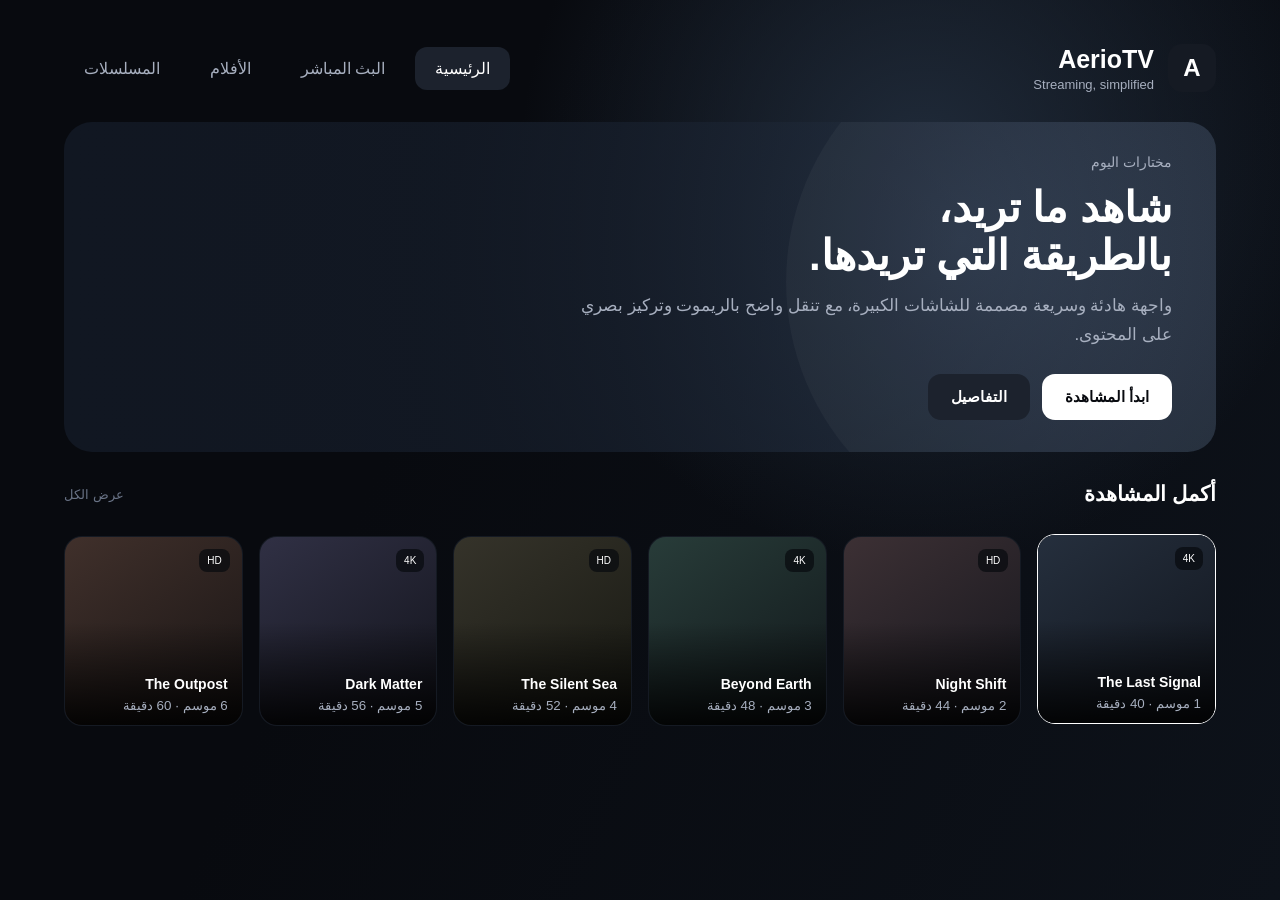
<file: preview/index.html>
<!doctype html>
<html lang="ar" dir="rtl">
<head>
<meta charset="utf-8">
<meta name="viewport" content="width=device-width,initial-scale=1">
<title>AerioTV — TV UI Prototype</title>
<style>
*{box-sizing:border-box}html,body{margin:0;width:100%;height:100%;font-family:Arial,"Noto Sans Arabic",sans-serif;background:#080a0f;color:#fff;overflow:hidden}
body{background:radial-gradient(circle at 72% 18%,#202b3a 0,transparent 34%),linear-gradient(115deg,#080a0f 35%,#0d121a 100%)}
.shell{width:100vw;height:100vh;padding:44px 64px;display:flex;flex-direction:column;gap:30px}
.top{display:flex;align-items:center;justify-content:space-between}.brand{display:flex;align-items:center;gap:14px}.logo{width:48px;height:48px;border-radius:14px;background:#151a23;display:grid;place-items:center;font-size:24px;font-weight:800}.brand b{font-size:25px}.brand span{display:block;color:#a7afbf;font-size:13px;margin-top:3px}
.nav{display:flex;gap:10px}.nav button{border:0;background:transparent;color:#a7afbf;padding:12px 20px;border-radius:12px;font-size:16px}.nav button.active{background:#1c222d;color:#fff}
.hero{flex:0 0 330px;border-radius:28px;background:linear-gradient(90deg,#111722 0%,rgba(17,23,34,.72) 48%,rgba(17,23,34,.12) 100%),radial-gradient(circle at 78% 35%,#34455b,#161d28 55%,#10141c);padding:44px;display:flex;align-items:center;position:relative;overflow:hidden}.hero:after{content:"";position:absolute;width:520px;height:520px;border-radius:50%;right:-90px;top:-100px;background:rgba(255,255,255,.035)}
.heroText{max-width:610px;z-index:1}.eyebrow{color:#a7afbf;font-size:14px;margin-bottom:14px}.hero h1{font-size:42px;line-height:1.15;margin:0 0 12px}.hero p{color:#a7afbf;font-size:17px;line-height:1.7;margin:0 0 24px}.cta{display:flex;gap:12px}.cta button{border:0;border-radius:13px;padding:14px 23px;font-size:15px;font-weight:700;background:#fff;color:#080a0f}.cta button.secondary{background:#1c222d;color:#fff}
.sectionHead{display:flex;justify-content:space-between;align-items:center}.sectionHead h2{font-size:21px;margin:0}.sectionHead span{color:#697386;font-size:13px}
.row{display:grid;grid-template-columns:repeat(6,1fr);gap:16px}.card{height:190px;border-radius:18px;background:#151a23;position:relative;overflow:hidden;border:1px solid transparent;transition:.15s}.card.focus{border-color:#fff;transform:translateY(-2px)}.poster{height:100%;background:linear-gradient(145deg,#252f3d,#11151d)}.card:nth-child(2) .poster{background:linear-gradient(145deg,#3c3034,#15161d)}.card:nth-child(3) .poster{background:linear-gradient(145deg,#283c39,#11171a)}.card:nth-child(4) .poster{background:linear-gradient(145deg,#35332a,#171812)}.card:nth-child(5) .poster{background:linear-gradient(145deg,#303044,#12131b)}.card:nth-child(6) .poster{background:linear-gradient(145deg,#40302b,#181414)}.shade{position:absolute;inset:45% 0 0;background:linear-gradient(transparent,rgba(0,0,0,.88));}.meta{position:absolute;right:14px;left:14px;bottom:12px}.meta b{font-size:14px}.meta small{display:block;color:#a7afbf;margin-top:5px}
.badge{position:absolute;top:12px;right:12px;background:rgba(8,10,15,.72);padding:6px 8px;border-radius:8px;font-size:10px;color:#fff}
@media(max-width:1000px){.shell{padding:25px}.row{grid-template-columns:repeat(3,1fr)}.hero{flex-basis:280px}.card{height:170px}}
</style></head>
<body>
<div class="shell">
<header class="top"><div class="brand"><div class="logo">A</div><div><b>AerioTV</b><span>Streaming, simplified</span></div></div><nav class="nav"><button class="active">الرئيسية</button><button>البث المباشر</button><button>الأفلام</button><button>المسلسلات</button></nav></header>
<section class="hero"><div class="heroText"><div class="eyebrow">مختارات اليوم</div><h1>شاهد ما تريد،<br>بالطريقة التي تريدها.</h1><p>واجهة هادئة وسريعة مصممة للشاشات الكبيرة، مع تنقل واضح بالريموت وتركيز بصري على المحتوى.</p><div class="cta"><button>ابدأ المشاهدة</button><button class="secondary">التفاصيل</button></div></div></section>
<div class="sectionHead"><h2>أكمل المشاهدة</h2><span>عرض الكل</span></div>
<section class="row">
<article class="card focus"><div class="poster"></div><div class="shade"></div><div class="badge">4K</div><div class="meta"><b>The Last Signal</b><small>1 موسم · 40 دقيقة</small></div></article><article class="card "><div class="poster"></div><div class="shade"></div><div class="badge">HD</div><div class="meta"><b>Night Shift</b><small>2 موسم · 44 دقيقة</small></div></article><article class="card "><div class="poster"></div><div class="shade"></div><div class="badge">4K</div><div class="meta"><b>Beyond Earth</b><small>3 موسم · 48 دقيقة</small></div></article><article class="card "><div class="poster"></div><div class="shade"></div><div class="badge">HD</div><div class="meta"><b>The Silent Sea</b><small>4 موسم · 52 دقيقة</small></div></article><article class="card "><div class="poster"></div><div class="shade"></div><div class="badge">4K</div><div class="meta"><b>Dark Matter</b><small>5 موسم · 56 دقيقة</small></div></article><article class="card "><div class="poster"></div><div class="shade"></div><div class="badge">HD</div><div class="meta"><b>The Outpost</b><small>6 موسم · 60 دقيقة</small></div></article>
</section>
</div>
<script>
const cards=[...document.querySelectorAll('.card')];let n=0;
function focus(){cards.forEach((c,i)=>c.classList.toggle('focus',i===n));}
addEventListener('keydown',e=>{if(e.key==='ArrowLeft')n=Math.max(0,n-1);if(e.key==='ArrowRight')n=Math.min(cards.length-1,n+1);focus()});
</script></body></html>
</file>
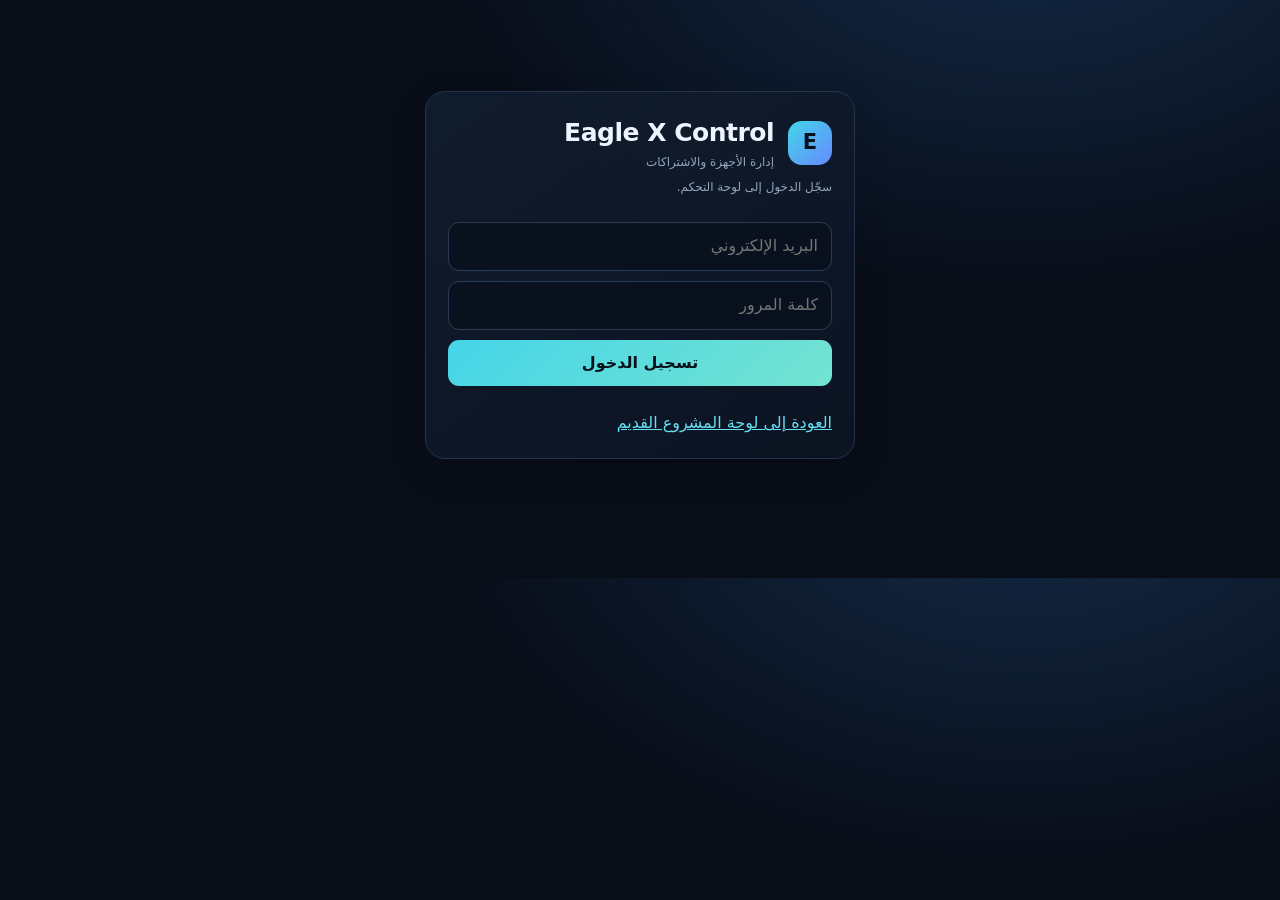
<file: admin-dashboard/eagle-x.html>
<!doctype html>
<html lang="ar" dir="rtl"><head><meta charset="utf-8"><meta name="viewport" content="width=device-width,initial-scale=1"><title>Eagle X Control — اللوحة الجديدة</title>
<style>
:root{color-scheme:dark;--bg:#080d18;--panel:#101a2b;--line:#24344c;--muted:#93a4bb;--text:#edf4ff;--cyan:#45d5e8;--green:#35d49a;--amber:#f4bd62;--red:#ff7187}
*{box-sizing:border-box}body{margin:0;background:radial-gradient(ellipse at 80% -20%,#142b49 0,transparent 42%),var(--bg);color:var(--text);font-family:system-ui,-apple-system,"Segoe UI",sans-serif;line-height:1.55}.wrap{max-width:1240px;margin:auto;padding:28px 22px 56px}.card{background:linear-gradient(145deg,#111c2ef5,#0c1422fa);border:1px solid var(--line);border-radius:20px;padding:22px;margin:0 0 20px;box-shadow:0 12px 35px #0002}h1,h2,h3{margin:0;font-weight:750;letter-spacing:-.02em}h1{font-size:25px}h2{font-size:20px}h3{font-size:15px;margin:12px 0 4px}.muted{color:var(--muted);font-size:12px}.err{color:var(--red)}.row{display:flex;gap:10px;flex-wrap:wrap;align-items:center}.row>*{flex:1;min-width:140px}input,select,textarea,button{font:inherit;width:100%;padding:11px 13px;border-radius:11px;border:1px solid #2b3d56;background:#09111e;color:var(--text);margin:5px 0;outline:none}input:focus,select:focus,textarea:focus{border-color:var(--cyan);box-shadow:0 0 0 3px #45d5e81b}button{cursor:pointer;background:linear-gradient(135deg,var(--cyan),#74e3d1);color:#07121d;border:0;font-weight:750}button:hover{filter:brightness(1.07)}button:disabled{opacity:.6}button.secondary{background:#17253a;color:var(--text);border:1px solid #31445f}button.danger{background:#3a1c2a;color:#ffb4c0;border:1px solid #6a2b40}.topbar,.brand,.section-head,.item-head{display:flex;align-items:center;justify-content:space-between;gap:14px}.brand{justify-content:flex-start}.brand-mark{width:44px;height:44px;display:grid;place-items:center;border-radius:14px;background:linear-gradient(135deg,#42d6e8,#6789ff);color:#06111e;font-size:21px;font-weight:900}.stats{display:grid;grid-template-columns:repeat(5,minmax(0,1fr));gap:12px;margin-top:22px}.stat{padding:16px;background:linear-gradient(145deg,#111f32,#0b1422);border:1px solid #24374e;border-radius:15px;min-width:0}.stat span{display:block;color:var(--muted);font-size:12px}.stat b{display:block;font-size:28px;margin-top:6px;line-height:1.2}.section-head{margin-bottom:14px}.section-actions{display:flex;gap:8px}.section-actions button{width:auto;min-width:110px}.searchbar{display:flex;gap:10px;margin-bottom:15px}.searchbar input{margin:0;flex:1}.searchbar button{width:auto;min-width:130px}.device-list{display:grid;gap:10px}.item{border:1px solid #25364e;border-radius:15px;padding:16px;background:linear-gradient(120deg,#111d2e,#0c1523);margin:0;overflow-wrap:anywhere}.device-summary{display:grid;grid-template-columns:minmax(0,1.8fr) minmax(90px,.55fr) minmax(110px,.9fr) minmax(110px,.9fr) auto;align-items:center;gap:14px}.device-id{font-size:13px;font-weight:750;overflow-wrap:anywhere}.device-name{font-size:13px;color:#dce7f7;margin-top:4px}.meta-label{font-size:11px;color:var(--muted);margin-bottom:3px}.meta-value{font-size:12px;color:#dce7f7}.pill{display:inline-flex;align-items:center;gap:6px;border-radius:99px;background:#19283d;border:1px solid #2a405b;padding:5px 10px;font-size:11px;white-space:nowrap}.pill:before{content:"";width:6px;height:6px;border-radius:50%;background:currentColor}.pill.active{color:var(--green);background:#103027;border-color:#1d5947}.pill.pending{color:var(--amber);background:#352a18;border-color:#5b4626}.pill.suspended,.pill.revoked,.pill.expired{color:#ff9bab;background:#351b29;border-color:#603044}.device-actions{display:flex;gap:7px;align-items:center}.device-actions button{width:auto;margin:0;padding:9px 12px;white-space:nowrap}.device-form{margin-top:15px;padding-top:14px;border-top:1px solid #26374d}.device-form summary,details>summary{cursor:pointer;color:#8fe6f0;font-weight:700;padding:5px 0;list-style:none}details>summary::-webkit-details-marker{display:none}details>summary:after{content:"＋";float:left;color:var(--cyan)}details[open]>summary:after{content:"−"}details.create-panel{background:#0b1422;border:1px dashed #31465f;border-radius:14px;padding:12px 15px;margin:14px 0}.empty{padding:32px 16px;text-align:center;border:1px dashed #2b3d56;border-radius:14px;color:var(--muted)}.empty-icon{font-size:26px;margin-bottom:8px}.subgrid{display:grid;grid-template-columns:repeat(auto-fit,minmax(270px,1fr));gap:10px}.login-card{max-width:430px;margin:7vh auto}.login-card>p{margin:7px 0 20px}.hidden{display:none}label.muted{display:block}textarea{min-height:70px;resize:vertical}.record-id{margin-top:10px;font-size:10px;color:#70829a;overflow-wrap:anywhere}
@media(max-width:850px){.wrap{padding:18px 13px 40px}.stats{grid-template-columns:repeat(3,minmax(0,1fr))}.device-summary{grid-template-columns:minmax(0,1fr) auto;gap:10px}.device-summary .last-seen{grid-column:1/-1}.device-actions{grid-column:1/-1}.device-actions button{flex:1}.section-head{align-items:flex-start;flex-wrap:wrap}}
@media(max-width:520px){.wrap{padding:10px 9px 28px}.card{padding:14px;border-radius:16px;margin-bottom:13px}.topbar{align-items:flex-start}.brand-mark{width:38px;height:38px}.brand h1{font-size:20px}.stats{grid-template-columns:repeat(2,minmax(0,1fr));gap:8px;margin-top:17px}.stat{padding:12px}.stat b{font-size:23px}.stat:last-child{grid-column:span 2}.searchbar{flex-direction:column}.searchbar button{width:100%}.section-actions{width:100%}.section-actions button{flex:1}.item{padding:12px}.row>*{min-width:100%}.login-card{margin:4vh auto}}
</style></head><body><main class="wrap">
<section class="card login-card" id="login"><div class="brand login-logo"><div class="brand-mark">E</div><div><h1>Eagle X Control</h1><div class="muted">إدارة الأجهزة والاشتراكات</div></div></div><p class="muted">سجّل الدخول إلى لوحة التحكم.</p><input id="email" type="email" autocomplete="username" placeholder="البريد الإلكتروني"><input id="password" type="password" autocomplete="current-password" placeholder="كلمة المرور"><button id="loginBtn">تسجيل الدخول</button><p id="loginMsg" class="err"></p><a href="./index.html" style="color:#65dff3">العودة إلى لوحة المشروع القديم</a></section>
<div id="app" class="hidden">
<section class="card"><div class="topbar"><div class="brand"><div class="brand-mark">E</div><div><h1>Eagle X Control</h1><div id="who" class="muted"></div></div></div><button class="secondary" style="width:auto" onclick="logout()">تسجيل الخروج</button></div><div class="stats" id="stats"></div></section>
<section class="card"><div class="section-head"><h2>الأجهزة</h2><div class="section-actions"><button onclick="loadDevices()" class="secondary">↻ تحديث</button></div></div><div class="searchbar"><input id="deviceSearch" placeholder="بحث بمعرّف الجهاز أو الاسم"><button onclick="loadDevices()">تحديث القائمة</button></div><details class="create-panel"><summary>إضافة جهاز جديد</summary><div class="row"><input id="newIdentifier" placeholder="معرّف الجهاز الذي أرسله الزبون"></div><div class="row"><input id="newName" placeholder="اسم الجهاز (اختياري)"><select id="newStatus"><option value="pending">بانتظار التفعيل</option><option value="active">نشط</option><option value="suspended">موقوف</option></select></div><select id="newSubscription"><option value="">بدون اشتراك</option></select><div class="row"><label class="muted">تاريخ انتهاء الاشتراك<input id="newExpiry" type="datetime-local"></label><select id="newSourceType" aria-label="نوع اشتراك IPTV"><option value="xtream">Xtream — Host واسم المستخدم وكلمة المرور</option><option value="m3u">رابط M3U</option></select></div><h3>بيانات اشتراك IPTV</h3><div class="row" id="newXtreamFields"><input id="newHost" placeholder="Host / Server URL"><input id="newUsername" placeholder="اسم المستخدم"></div><div class="row" id="newPasswordFields"><input id="newIptvPassword" type="password" placeholder="كلمة مرور IPTV"></div><div id="newM3uFields" class="hidden"><input id="newM3uUrl" placeholder="رابط M3U الكامل"></div><p class="muted">أدخل بيانات IPTV هنا ليتم حفظها مع معرّف الجهاز في نفس الخطوة.</p><textarea id="newNotes" placeholder="ملاحظات (اختياري)"></textarea><button onclick="createDevice()">إضافة الجهاز وحفظ اشتراك IPTV</button></details><div id="devices"></div></section>
<section class="card"><div class="section-head"><h2>الاشتراكات</h2><span class="muted">إدارة الخطط والحدود</span></div><details class="create-panel"><summary>إنشاء اشتراك جديد</summary><input id="planName" placeholder="اسم الاشتراك"><div class="row"><input id="planCode" placeholder="رمز الخطة" value="standard"><select id="planStatus"><option value="active">نشط</option><option value="paused">متوقف مؤقتًا</option><option value="expired">منتهي</option><option value="cancelled">ملغي</option></select></div><div class="row"><label class="muted">بداية الاشتراك<input id="planStart" type="datetime-local"></label><label class="muted">تاريخ الانتهاء<input id="planExpiry" type="datetime-local"></label><label class="muted">عدد الأجهزة<input id="planMax" type="number" min="1" max="100" value="1"></label></div><textarea id="planNotes" placeholder="ملاحظات (اختياري)"></textarea><button onclick="createSubscription()">إنشاء الاشتراك</button></details><div id="subscriptions"></div></section>
</div></main>
<script>
const URL='https://gyadzfbfxayifwrpevuq.supabase.co',KEY='sb_publishable_sOK57WGfBcTE75ArdZSmiQ_htG1tn-H',API=URL+'/functions/v1/admin-api';let session=null,devices=[],subscriptions=[];
const $=id=>document.getElementById(id);const esc=s=>String(s??'').replace(/[&<>"']/g,c=>({'&':'&amp;','<':'&lt;','>':'&gt;','"':'&quot;',"'":'&#39;'}[c]));
function msg(t){$('loginMsg').textContent=t}function fmt(v){return v?new Date(v).toLocaleString('ar'): '—'}
async function login(){const email=$('email').value.trim().toLowerCase(),password=$('password').value;if(email!=='goldiptv71@gmail.com'){msg('هذا الحساب مخصص للوحة المشروع الجديد فقط.');return}if(!password){msg('أدخل كلمة المرور.');return}$('loginBtn').disabled=true;msg('جاري تسجيل الدخول...');try{const r=await fetch(URL+'/auth/v1/token?grant_type=password',{method:'POST',headers:{'Content-Type':'application/json','apikey':KEY},body:JSON.stringify({email,password})});const j=await r.json();if(!r.ok)throw Error(j.error_description||j.msg||j.message||'تعذر تسجيل الدخول');session={access_token:j.access_token,refresh_token:j.refresh_token,user:j.user};localStorage.setItem('eaglex_admin_session',JSON.stringify(session));showApp();await loadAll()}catch(e){msg(e.message)}finally{$('loginBtn').disabled=false}}
async function api(resource,method='GET',body=null,id=''){if(!session?.access_token)throw Error('انتهت الجلسة، سجل الدخول مجددًا');const url=API+'/'+resource+(id?'/'+encodeURIComponent(id):'');const headers={'apikey':KEY,'Authorization':'Bearer '+session.access_token};if(body)headers['Content-Type']='application/json';const r=await fetch(url,{method,headers,...(body?{body:JSON.stringify(body)}:{})});const raw=await r.text();let j={};try{j=JSON.parse(raw)}catch{}if(!r.ok)throw Error(j.error||j.message||('فشل الطلب ('+r.status+')'));return j}
function showApp(){$('login').classList.add('hidden');$('app').classList.remove('hidden');$('who').textContent=session?.user?.email||''}
function logout(){localStorage.removeItem('eaglex_admin_session');session=null;$('app').classList.add('hidden');$('login').classList.remove('hidden')}
async function loadAll(){await loadSubscriptions();await loadDevices()}
async function loadDevices(){
 const box=$('devices');box.innerHTML='<p class="muted">جاري تحميل الأجهزة...</p>';
 try{
  const j=await api('devices');devices=j.data||[];
  const q=$('deviceSearch').value.trim().toLowerCase();
  const shown=devices.filter(d=>{const source=(d.iptv_sources||[])[0]||{};return !q||[d.device_identifier,d.device_name,d.status,source.username,source.host_url].some(x=>String(x||'').toLowerCase().includes(q))});
  const counts={total:devices.length,active:devices.filter(d=>d.status==='active').length,pending:devices.filter(d=>d.status==='pending').length,suspended:devices.filter(d=>['suspended','revoked'].includes(d.status)).length,expired:devices.filter(d=>d.status==='expired'||(d.expires_at&&new Date(d.expires_at)<new Date())).length};
  $('stats').innerHTML=Object.entries({'إجمالي الأجهزة':counts.total,'النشطة':counts.active,'بانتظار التفعيل':counts.pending,'الموقوفة':counts.suspended,'المنتهية':counts.expired}).map(([k,v])=>'<div class="stat"><span class="muted">'+k+'</span><b>'+v+'</b></div>').join('');
  $('newSubscription').innerHTML='<option value="">بدون اشتراك</option>'+subscriptions.map(s=>'<option value="'+esc(s.id)+'">'+esc(s.name)+' — '+esc(s.status)+'</option>').join('');
  box.innerHTML=shown.length?'<div class="device-list">'+shown.map(d=>{
   const source=(d.iptv_sources||[])[0]||{};
   const isM3u=source.source_type==='m3u';
   const sourceType='<option value="xtream" '+(!isM3u?'selected':'')+'>Xtream / Host + Username + Password</option><option value="m3u" '+(isM3u?'selected':'')+'>M3U URL</option>';
   const subscriptionOptions='<option value="">بدون اشتراك</option>'+subscriptions.map(s=>'<option value="'+esc(s.id)+'" '+(s.id===d.subscription_id?'selected':'')+'>'+esc(s.name)+' — '+esc(s.status)+'</option>').join('');
   const id=esc(d.id);
   const statusLabel={active:'نشط',pending:'بانتظار التفعيل',suspended:'موقوف',revoked:'ملغي',expired:'منتهي'}[d.status]||d.status;
   const statusClass=['active','pending','suspended','revoked','expired'].includes(d.status)?d.status:'';
   return '<article class="item"><div class="device-summary"><div><div class="device-id">'+esc(d.device_identifier)+'</div><div class="device-name">'+esc(d.device_name||'بدون اسم')+'</div></div>'
    +'<div><div class="meta-label">الحالة</div><span class="pill '+statusClass+'">'+esc(statusLabel)+'</span></div>'
    +'<div class="last-seen"><div class="meta-label">آخر اتصال</div><div class="meta-value">'+fmt(d.last_seen_at)+'</div></div>'
    +'<div><div class="meta-label">تاريخ الانتهاء</div><div class="meta-value">'+fmt(d.expires_at)+'</div></div>'
    +'<div class="device-actions"><button class="secondary" onclick="toggleDeviceDetails(&quot;'+id+'&quot;)">التفاصيل والتعديل</button></div></div>'
    +'<details class="device-form" id="details-'+id+'"><summary>بيانات الجهاز والاشتراك</summary>'
    +'<div class="row"><select id="status-'+id+'"><option value="pending" '+(d.status==='pending'?'selected':'')+'>بانتظار التفعيل</option><option value="active" '+(d.status==='active'?'selected':'')+'>نشط</option><option value="suspended" '+(d.status==='suspended'?'selected':'')+'>موقوف</option><option value="revoked" '+(d.status==='revoked'?'selected':'')+'>ملغي نهائيًا</option><option value="expired" '+(d.status==='expired'?'selected':'')+'>منتهي</option></select>'
    +'<input id="expiry-'+id+'" type="datetime-local" value="'+(d.expires_at?new Date(new Date(d.expires_at).getTime()-new Date(d.expires_at).getTimezoneOffset()*60000).toISOString().slice(0,16):'')+'" aria-label="تاريخ الانتهاء"></div>'
    +'<div class="row"><input id="name-'+id+'" value="'+esc(d.device_name||'')+'" placeholder="اسم الجهاز"><select id="sub-'+id+'" aria-label="الاشتراك">'+subscriptionOptions+'</select></div>'
    +'<h3>بيانات IPTV</h3><div class="row"><select id="source-type-'+id+'" aria-label="نوع مصدر IPTV">'+sourceType+'</select><input id="host-'+id+'" value="'+esc(source.host_url||'')+'" placeholder="Host / Server URL"></div>'
    +'<div class="row"><input id="username-'+id+'" value="'+esc(source.username||'')+'" placeholder="Username"><input id="password-'+id+'" type="text" value="'+esc(source.password_secret||'')+'" placeholder="Password"></div>'
    +'<input id="m3u-'+id+'" value="'+esc(source.m3u_url_secret||'')+'" placeholder="M3U URL (يُستخدم عند اختيار M3U)">'
    +'<textarea id="notes-'+id+'" placeholder="ملاحظات">'+esc(d.notes||'')+'</textarea>'
    +'<div class="row"><button onclick="saveDevice(&quot;'+id+'&quot;)">حفظ التغييرات</button><button class="danger" onclick="deleteRecord(&quot;devices&quot;,&quot;'+id+'&quot;)">حذف الجهاز</button></div>'
    +'<div class="record-id">معرّف السجل: '+id+'</div></details></article>';
  }).join('')+'</div>':'<div class="empty"><div class="empty-icon">▦</div><div>لا توجد أجهزة مطابقة للبحث</div></div>';
 }catch(e){box.innerHTML='<p class="err">'+esc(e.message)+'</p>'}
}
async function createDevice(){try{const identifier=$('newIdentifier').value.trim();const sourceType=$('newSourceType').value;const host=$('newHost').value.trim();const username=$('newUsername').value.trim();const password=$('newIptvPassword').value;const m3uUrl=$('newM3uUrl').value.trim();if(!identifier)throw Error('أدخل معرّف الجهاز أولاً.');if(sourceType==='xtream'&&(!host||!username||!password))throw Error('أكمل Host واسم المستخدم وكلمة مرور IPTV.');if(sourceType==='m3u'&&!m3uUrl)throw Error('أدخل رابط M3U.');const expiry=$('newExpiry').value;const body={device_identifier:identifier,device_name:$('newName').value.trim()||null,status:$('newStatus').value,subscription_id:$('newSubscription').value||null,expires_at:expiry?new Date(expiry).toISOString():null,notes:$('newNotes').value.trim()||null,iptv_source:{source_type:sourceType,host_url:host,username,password,m3u_url:m3uUrl}};await api('devices','POST',body);$('newIdentifier').value='';$('newName').value='';$('newNotes').value='';$('newHost').value='';$('newUsername').value='';$('newIptvPassword').value='';$('newM3uUrl').value='';$('newExpiry').value='';await loadDevices();alert('تمت إضافة الجهاز وحفظ اشتراك IPTV معًا. اطلب من الزبون الضغط على تحديث.')}catch(e){alert(e.message)}}
function toggleDeviceDetails(id){const el=$('details-'+id);if(el)el.open=!el.open}
async function saveDevice(id){try{const expiry=$('expiry-'+id).value;const sourceType=$('source-type-'+id).value;await api('devices','PATCH',{status:$('status-'+id).value,device_name:$('name-'+id).value.trim()||null,notes:$('notes-'+id).value.trim()||null,subscription_id:$('sub-'+id).value||null,expires_at:expiry?new Date(expiry).toISOString():null,iptv_source:{source_type:sourceType,host_url:$('host-'+id).value.trim(),username:$('username-'+id).value.trim(),password:$('password-'+id).value,m3u_url:$('m3u-'+id).value.trim()}},id);await loadDevices();alert('تم حفظ الاشتراك وبيانات IPTV. اطلب من الزبون الضغط على تحديث.')}catch(e){alert(e.message)}}
async function loadSubscriptions(){const box=$('subscriptions');box.innerHTML='<p class="muted">جاري تحميل الاشتراكات...</p>';try{const j=await api('subscriptions');subscriptions=j.data||[];box.innerHTML=subscriptions.length?'<div class="subgrid">'+subscriptions.map(s=>'<div class="item"><div class="item-head"><b>'+esc(s.name)+'</b><span class="pill '+esc(s.status)+'">'+esc(s.status)+'</span></div><div class="muted">الخطة: '+esc(s.plan_code)+' · الأجهزة المسموحة: '+esc(s.max_devices)+' · الانتهاء: '+fmt(s.expires_at)+'</div><div class="row"><input id="sn-'+esc(s.id)+'" value="'+esc(s.name)+'" aria-label="اسم الاشتراك"><select id="ss-'+esc(s.id)+'"><option value="active" '+(s.status==='active'?'selected':'')+'>نشط</option><option value="paused" '+(s.status==='paused'?'selected':'')+'>متوقف مؤقتًا</option><option value="expired" '+(s.status==='expired'?'selected':'')+'>منتهي</option><option value="cancelled" '+(s.status==='cancelled'?'selected':'')+'>ملغي</option></select><input id="sm-'+esc(s.id)+'" type="number" min="1" max="100" value="'+esc(s.max_devices)+'" aria-label="عدد الأجهزة"></div><div class="row"><button onclick="saveSubscription(\''+esc(s.id)+'\')">حفظ الاشتراك</button><button class="danger" onclick="deleteRecord(\'subscriptions\',\''+esc(s.id)+'\')">حذف الاشتراك</button></div></div>').join(''):'<p class="muted">لا توجد اشتراكات.</p>';const sel=$('newSubscription');if(sel)sel.innerHTML='<option value="">بدون اشتراك</option>'+subscriptions.map(s=>'<option value="'+esc(s.id)+'">'+esc(s.name)+' — '+esc(s.status)+'</option>').join('')}catch(e){box.innerHTML='<p class="err">'+esc(e.message)+'</p>'}}
async function createSubscription(){try{const cv=id=>$(id).value?new Date($(id).value).toISOString():null;await api('subscriptions','POST',{name:$('planName').value.trim(),plan_code:$('planCode').value.trim()||'standard',status:$('planStatus').value,starts_at:cv('planStart'),expires_at:cv('planExpiry'),max_devices:Number($('planMax').value),notes:$('planNotes').value.trim()||null});$('planName').value='';await loadSubscriptions();alert('تم إنشاء الاشتراك.')}catch(e){alert(e.message)}}
async function saveSubscription(id){try{await api('subscriptions','PATCH',{name:$('sn-'+id).value.trim(),status:$('ss-'+id).value,max_devices:Number($('sm-'+id).value)},id);await loadSubscriptions();alert('تم حفظ الاشتراك.')}catch(e){alert(e.message)}}
async function deleteRecord(resource,id){if(!confirm('تأكيد حذف السجل؟ لا يمكن التراجع عن الحذف.'))return;try{await api(resource,'DELETE',null,id);await loadAll()}catch(e){alert(e.message)}}
$('newSourceType').addEventListener('change',()=>{const m3u=$('newSourceType').value==='m3u';$('newXtreamFields').classList.toggle('hidden',m3u);$('newPasswordFields').classList.toggle('hidden',m3u);$('newM3uFields').classList.toggle('hidden',!m3u)});$('loginBtn').addEventListener('click',login);$('deviceSearch').addEventListener('input',()=>{const q=$('deviceSearch').value.toLowerCase();document.querySelectorAll('#devices .item').forEach(el=>el.style.display=el.textContent.toLowerCase().includes(q)?'':'none')});
try{const raw=localStorage.getItem('eaglex_admin_session');if(raw){session=JSON.parse(raw);showApp();loadAll()}}catch(e){localStorage.removeItem('eaglex_admin_session')}
</script></body></html>
</file>
